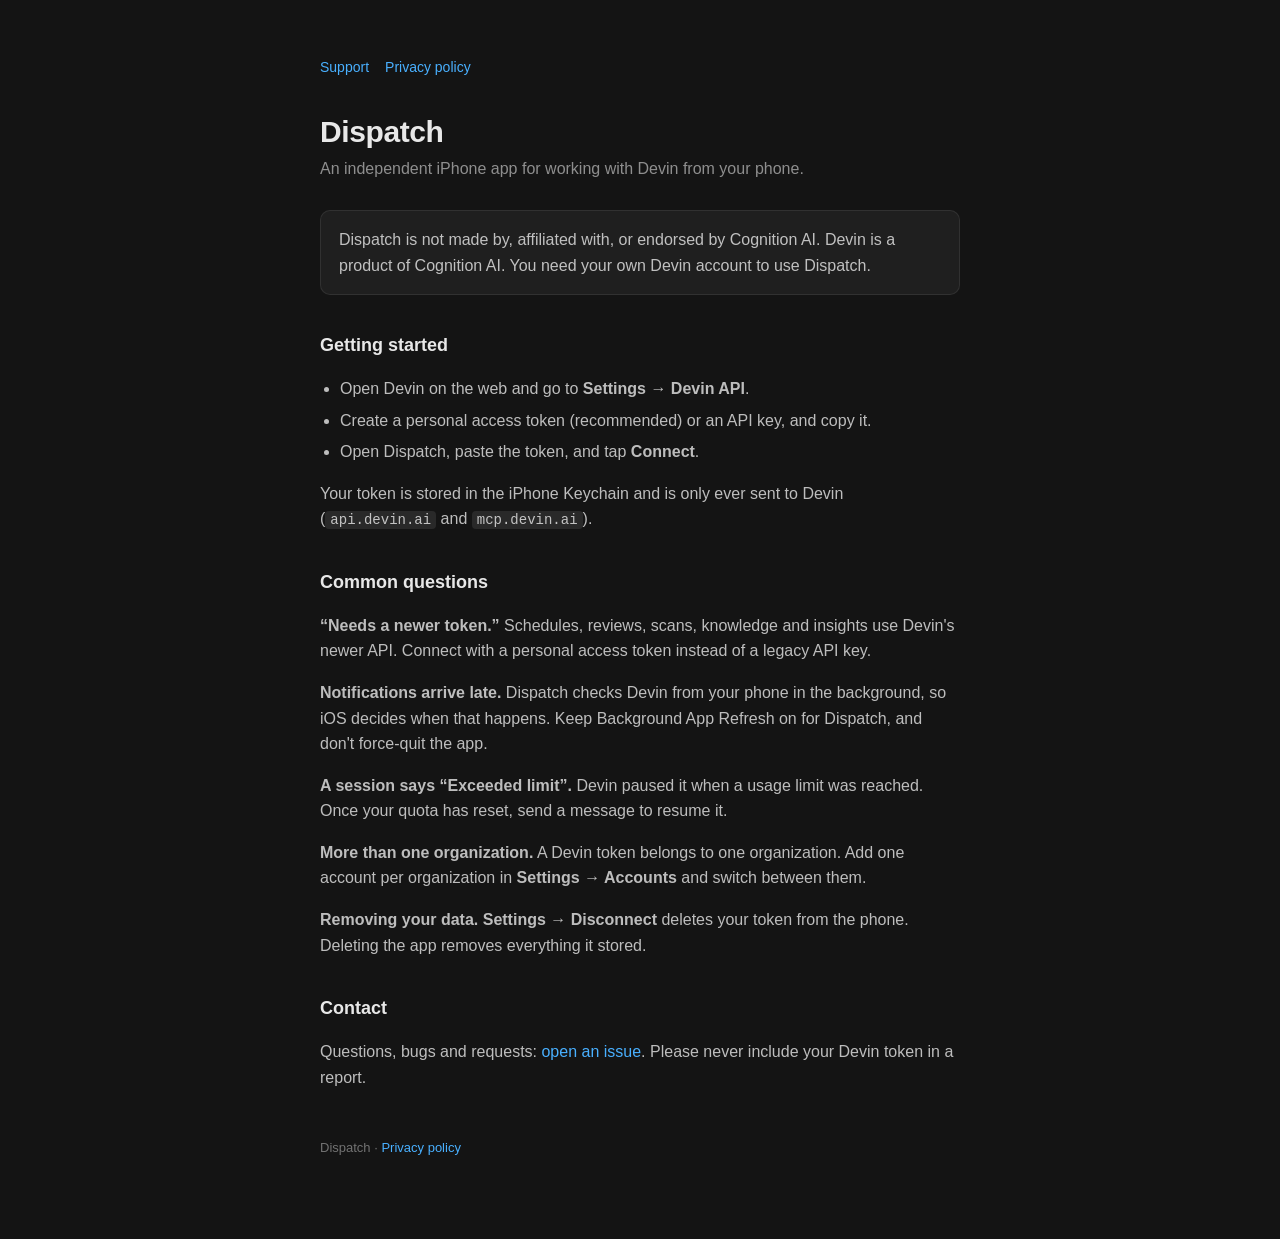
<file: index.html>
<!doctype html>
<html lang="en"><head><meta charset="utf-8"><meta name="viewport" content="width=device-width, initial-scale=1">
<title>Dispatch: help and support</title><link rel="icon" href="icon.png"><link rel="apple-touch-icon" href="icon.png"><link rel="stylesheet" href="style.css"></head>
<body><main>
<nav><a href="./">Support</a><a href="privacy/">Privacy policy</a></nav>
<h1>Dispatch</h1>
<p class="lede">An independent iPhone app for working with Devin from your phone.</p>

<div class="card"><p>Dispatch is not made by, affiliated with, or endorsed by Cognition AI. Devin is a product of Cognition AI. You need your own Devin account to use Dispatch.</p></div>

<h2>Getting started</h2>
<ul>
<li>Open Devin on the web and go to <strong>Settings → Devin API</strong>.</li>
<li>Create a personal access token (recommended) or an API key, and copy it.</li>
<li>Open Dispatch, paste the token, and tap <strong>Connect</strong>.</li>
</ul>
<p>Your token is stored in the iPhone Keychain and is only ever sent to Devin (<code>api.devin.ai</code> and <code>mcp.devin.ai</code>).</p>

<h2>Common questions</h2>
<p><strong>“Needs a newer token.”</strong> Schedules, reviews, scans, knowledge and insights use Devin's newer API. Connect with a personal access token instead of a legacy API key.</p>
<p><strong>Notifications arrive late.</strong> Dispatch checks Devin from your phone in the background, so iOS decides when that happens. Keep Background App Refresh on for Dispatch, and don't force-quit the app.</p>
<p><strong>A session says “Exceeded limit”.</strong> Devin paused it when a usage limit was reached. Once your quota has reset, send a message to resume it.</p>
<p><strong>More than one organization.</strong> A Devin token belongs to one organization. Add one account per organization in <strong>Settings → Accounts</strong> and switch between them.</p>
<p><strong>Removing your data.</strong> <strong>Settings → Disconnect</strong> deletes your token from the phone. Deleting the app removes everything it stored.</p>

<h2>Contact</h2>
<p>Questions, bugs and requests: <a href="https://github.com/OfirYC/dispatch-app/issues">open an issue</a>. Please never include your Devin token in a report.</p>

<footer>Dispatch · <a href="privacy/">Privacy policy</a></footer>
</main></body></html>
</file>
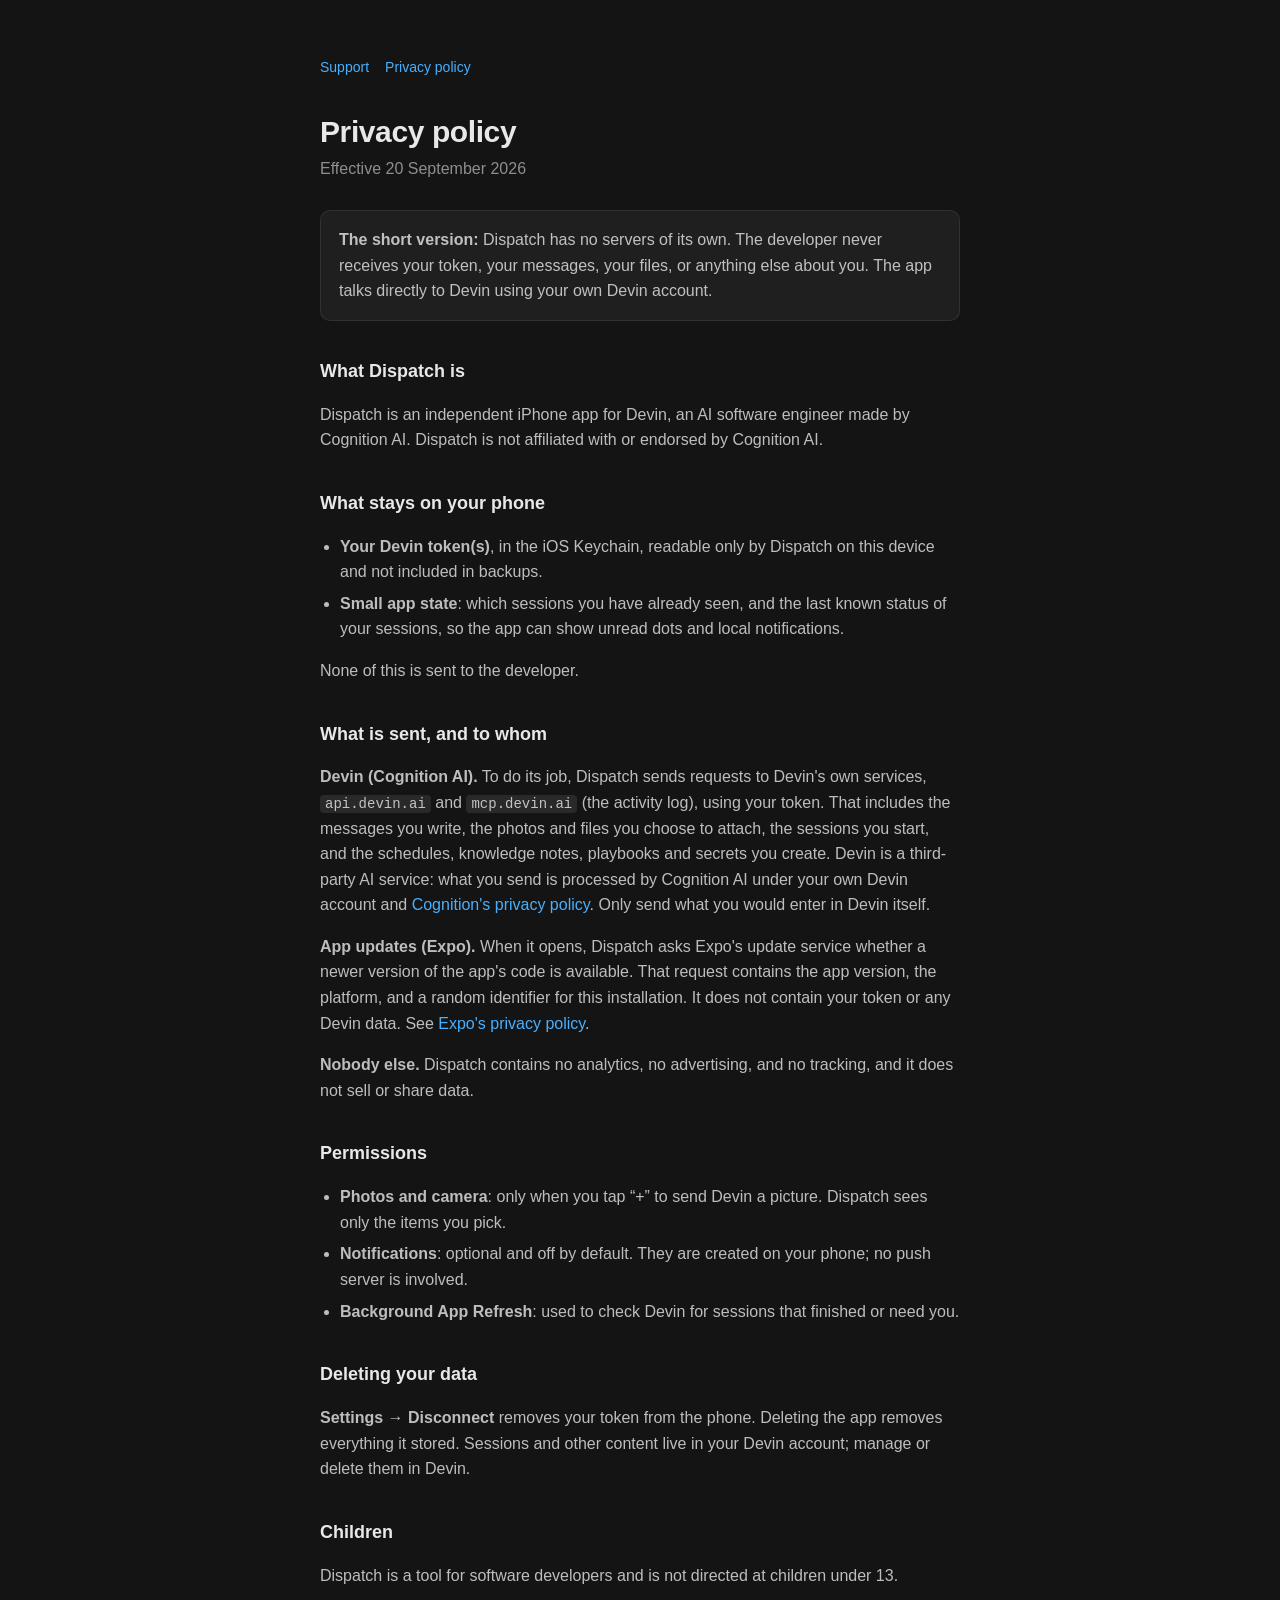
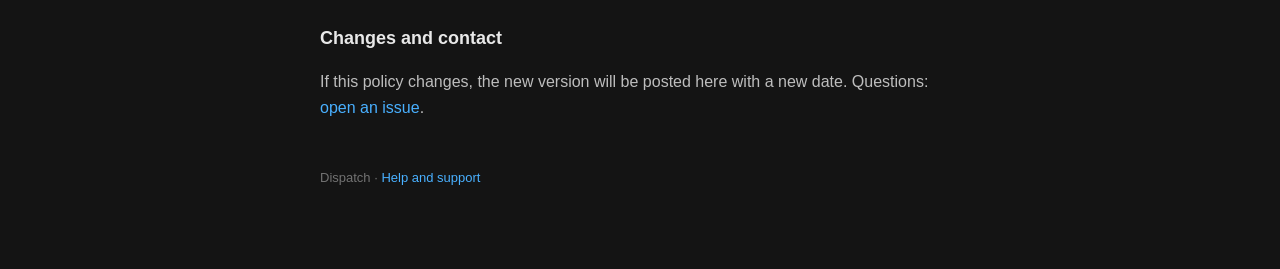
<file: privacy/index.html>
<!doctype html>
<html lang="en"><head><meta charset="utf-8"><meta name="viewport" content="width=device-width, initial-scale=1">
<title>Dispatch: privacy policy</title><link rel="icon" href="../icon.png"><link rel="apple-touch-icon" href="../icon.png"><link rel="stylesheet" href="../style.css"></head>
<body><main>
<nav><a href="../">Support</a><a href="./">Privacy policy</a></nav>
<h1>Privacy policy</h1>
<p class="lede">Effective 20 September 2026</p>

<div class="card"><p><strong>The short version:</strong> Dispatch has no servers of its own. The developer never receives your token, your messages, your files, or anything else about you. The app talks directly to Devin using your own Devin account.</p></div>

<h2>What Dispatch is</h2>
<p>Dispatch is an independent iPhone app for Devin, an AI software engineer made by Cognition AI. Dispatch is not affiliated with or endorsed by Cognition AI.</p>

<h2>What stays on your phone</h2>
<ul>
<li><strong>Your Devin token(s)</strong>, in the iOS Keychain, readable only by Dispatch on this device and not included in backups.</li>
<li><strong>Small app state</strong>: which sessions you have already seen, and the last known status of your sessions, so the app can show unread dots and local notifications.</li>
</ul>
<p>None of this is sent to the developer.</p>

<h2>What is sent, and to whom</h2>
<p><strong>Devin (Cognition AI).</strong> To do its job, Dispatch sends requests to Devin's own services, <code>api.devin.ai</code> and <code>mcp.devin.ai</code> (the activity log), using your token. That includes the messages you write, the photos and files you choose to attach, the sessions you start, and the schedules, knowledge notes, playbooks and secrets you create. Devin is a third-party AI service: what you send is processed by Cognition AI under your own Devin account and <a href="https://cognition.com/legal/privacy-policy">Cognition's privacy policy</a>. Only send what you would enter in Devin itself.</p>
<p><strong>App updates (Expo).</strong> When it opens, Dispatch asks Expo's update service whether a newer version of the app's code is available. That request contains the app version, the platform, and a random identifier for this installation. It does not contain your token or any Devin data. See <a href="https://expo.dev/privacy">Expo's privacy policy</a>.</p>
<p><strong>Nobody else.</strong> Dispatch contains no analytics, no advertising, and no tracking, and it does not sell or share data.</p>

<h2>Permissions</h2>
<ul>
<li><strong>Photos and camera</strong>: only when you tap “+” to send Devin a picture. Dispatch sees only the items you pick.</li>
<li><strong>Notifications</strong>: optional and off by default. They are created on your phone; no push server is involved.</li>
<li><strong>Background App Refresh</strong>: used to check Devin for sessions that finished or need you.</li>
</ul>

<h2>Deleting your data</h2>
<p><strong>Settings → Disconnect</strong> removes your token from the phone. Deleting the app removes everything it stored. Sessions and other content live in your Devin account; manage or delete them in Devin.</p>

<h2>Children</h2>
<p>Dispatch is a tool for software developers and is not directed at children under 13.</p>

<h2>Changes and contact</h2>
<p>If this policy changes, the new version will be posted here with a new date. Questions: <a href="https://github.com/OfirYC/dispatch-app/issues">open an issue</a>.</p>

<footer>Dispatch · <a href="../">Help and support</a></footer>
</main></body></html>
</file>
<file: style.css>
:root { color-scheme: dark; }
* { box-sizing: border-box; }
body { margin: 0; background: #141414; color: rgba(255,255,255,.9); font: 16px/1.6 -apple-system, BlinkMacSystemFont, "Inter", "Segoe UI", sans-serif; }
main { max-width: 680px; margin: 0 auto; padding: 56px 20px 80px; }
h1 { font-size: 30px; line-height: 1.2; letter-spacing: -.4px; margin: 0 0 6px; }
h2 { font-size: 18px; margin: 36px 0 8px; }
p, li { color: rgba(255,255,255,.72); }
.lede { color: rgba(255,255,255,.52); margin: 0 0 28px; }
a { color: #49B0FF; text-decoration: none; } a:hover { text-decoration: underline; }
ul { padding-left: 20px; } li { margin: 6px 0; }
.card { background: #1F1F1F; border: 1px solid rgba(255,255,255,.08); border-radius: 10px; padding: 16px 18px; margin: 20px 0; }
.card p { margin: 0; }
nav { margin-bottom: 36px; font-size: 14px; } nav a { margin-right: 16px; }
footer { margin-top: 48px; font-size: 13px; color: rgba(255,255,255,.4); }
code { font: 14px ui-monospace, Menlo, monospace; background: rgba(255,255,255,.09); padding: 1px 5px; border-radius: 4px; }
</file>
